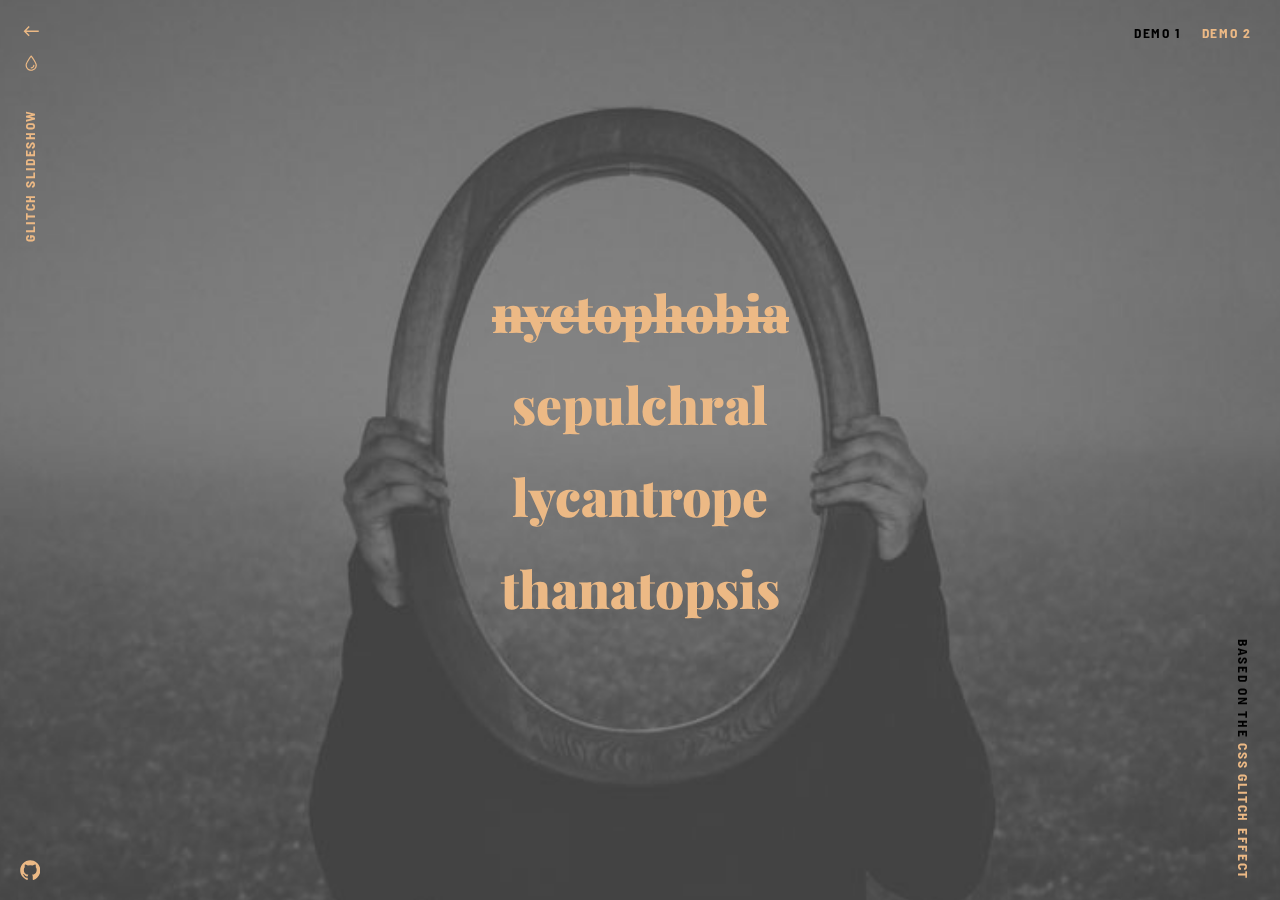
<file: index.html>
<!DOCTYPE html>
<html lang="en" class="no-js">
	<head>
		<meta charset="UTF-8" />
		<meta name="viewport" content="width=device-width, initial-scale=1">
		<title>Glitch Slideshow | Demo 1 | Codrops</title>
		<meta name="description" content="A slideshow with a CSS glitch effect for transitioning between slides" />
		<meta name="keywords" content="slideshow, glitch, effect, css, clip-path, web dev, web design" />
		<meta name="author" content="Codrops" />
		<link rel="shortcut icon" href="favicon.ico">
		<link rel="stylesheet" type="text/css" href="css/base.css" />
		<link rel="stylesheet" type="text/css" href="css/glitch-slideshow.css" />
		<script>document.documentElement.className="js";var supportsCssVars=function(){var e,t=document.createElement("style");return t.innerHTML="root: { --tmp-var: bold; }",document.head.appendChild(t),e=!!(window.CSS&&window.CSS.supports&&window.CSS.supports("font-weight","var(--tmp-var)")),t.parentNode.removeChild(t),e};supportsCssVars()||alert("Please view this demo in a modern browser that supports CSS Variables.");</script>
	</head>
	<body class="demo-1 loading">
		<svg class="hidden">
			<symbol id="icon-arrow" viewBox="0 0 24 24">
				<title>arrow</title>
				<polygon points="6.3,12.8 20.9,12.8 20.9,11.2 6.3,11.2 10.2,7.2 9,6 3.1,12 9,18 10.2,16.8 "/>
			</symbol>
			<symbol id="icon-drop" viewBox="0 0 24 24">
				<title>drop</title>
				<path d="M12,21c-3.6,0-6.6-3-6.6-6.6C5.4,11,10.8,4,11.4,3.2C11.6,3.1,11.8,3,12,3s0.4,0.1,0.6,0.3c0.6,0.8,6.1,7.8,6.1,11.2C18.6,18.1,15.6,21,12,21zM12,4.8c-1.8,2.4-5.2,7.4-5.2,9.6c0,2.9,2.3,5.2,5.2,5.2s5.2-2.3,5.2-5.2C17.2,12.2,13.8,7.3,12,4.8z"/><path d="M12,18.2c-0.4,0-0.7-0.3-0.7-0.7s0.3-0.7,0.7-0.7c1.3,0,2.4-1.1,2.4-2.4c0-0.4,0.3-0.7,0.7-0.7c0.4,0,0.7,0.3,0.7,0.7C15.8,16.5,14.1,18.2,12,18.2z"/>
			</symbol>
			<symbol id="icon-github" viewBox="0 0 33 33">
				<title>github</title>
				<path d="M16.608.455C7.614.455.32 7.748.32 16.745c0 7.197 4.667 13.302 11.14 15.456.815.15 1.112-.353 1.112-.785 0-.386-.014-1.411-.022-2.77-4.531.984-5.487-2.184-5.487-2.184-.741-1.882-1.809-2.383-1.809-2.383-1.479-1.01.112-.99.112-.99 1.635.115 2.495 1.679 2.495 1.679 1.453 2.489 3.813 1.77 4.741 1.353.148-1.052.569-1.77 1.034-2.177-3.617-.411-7.42-1.809-7.42-8.051 0-1.778.635-3.233 1.677-4.371-.168-.412-.727-2.069.16-4.311 0 0 1.367-.438 4.479 1.67a15.602 15.602 0 0 1 4.078-.549 15.62 15.62 0 0 1 4.078.549c3.11-2.108 4.475-1.67 4.475-1.67.889 2.242.33 3.899.163 4.311C26.37 12.66 27 14.115 27 15.893c0 6.258-3.809 7.635-7.437 8.038.584.503 1.105 1.497 1.105 3.017 0 2.177-.02 3.934-.02 4.468 0 .436.294.943 1.12.784 6.468-2.159 11.131-8.26 11.131-15.455 0-8.997-7.294-16.29-16.291-16.29"/>
			</symbol>
		</svg>
		<main>
			<div class="content content--fixed">
				<header class="codrops-header">
					<div class="codrops-links">
						<a class="codrops-icon codrops-icon--prev" href="https://tympanus.net/Development/AudioVisualizers/" title="Previous Demo"><svg class="icon icon--arrow"><use xlink:href="#icon-arrow"></use></svg></a>
						<a class="codrops-icon codrops-icon--drop" href="https://tympanus.net/codrops/?p=34273" title="Back to the article"><svg class="icon icon--drop"><use xlink:href="#icon-drop"></use></svg></a>
					</div>
					<h1 class="codrops-header__title">Glitch Slideshow</h1>
				</header>
				<a class="github" href="https://github.com/codrops/GlitchSlideshow/" title="Find this project on GitHub"><svg class="icon icon--github"><use xlink:href="#icon-github"></use></svg></a>
				<nav class="demos">
					<a class="demo demo--current" href="index.html">Demo 1</a>
					<a class="demo" href="index2.html">Demo 2</a>
				</nav>
				<p class="info">Based on the <a href="https://tympanus.net/codrops/2017/12/21/css-glitch-effect/">CSS Glitch Effect</a></p>
			</div>
			<div class="content">
				<div class="slides slides--fullscreen effect-1">
					<div class="slide slide--current">
						<div class="slide__img glitch" style="background-image: url(img/f2.jpg);"></div>
					</div>
					<div class="slide">
						<div class="slide__img glitch" style="background-image: url(img/f3.jpg);"></div>
					</div>
					<div class="slide">
						<div class="slide__img glitch" style="background-image: url(img/f1.jpg);"></div>
					</div>
					<div class="slide">
						<div class="slide__img glitch" style="background-image: url(img/f4.jpg);"></div>
					</div>
				</div>
				<nav class="slide-nav">
					<a href="#" class="slide-nav__text slide-nav__text--current">Nyctophobia</a>
					<a href="#" class="slide-nav__text">Sepulchral</a>
					<a href="#" class="slide-nav__text">Lycantrope</a>
					<a href="#" class="slide-nav__text">Thanatopsis</a>
				</nav>
			</div>
		</main>
		<script src="js/imagesloaded.pkgd.min.js"></script>
		<script src="js/demo.js"></script>
		<script src="js/demo1.js"></script>
	</body>
</html>
</file>
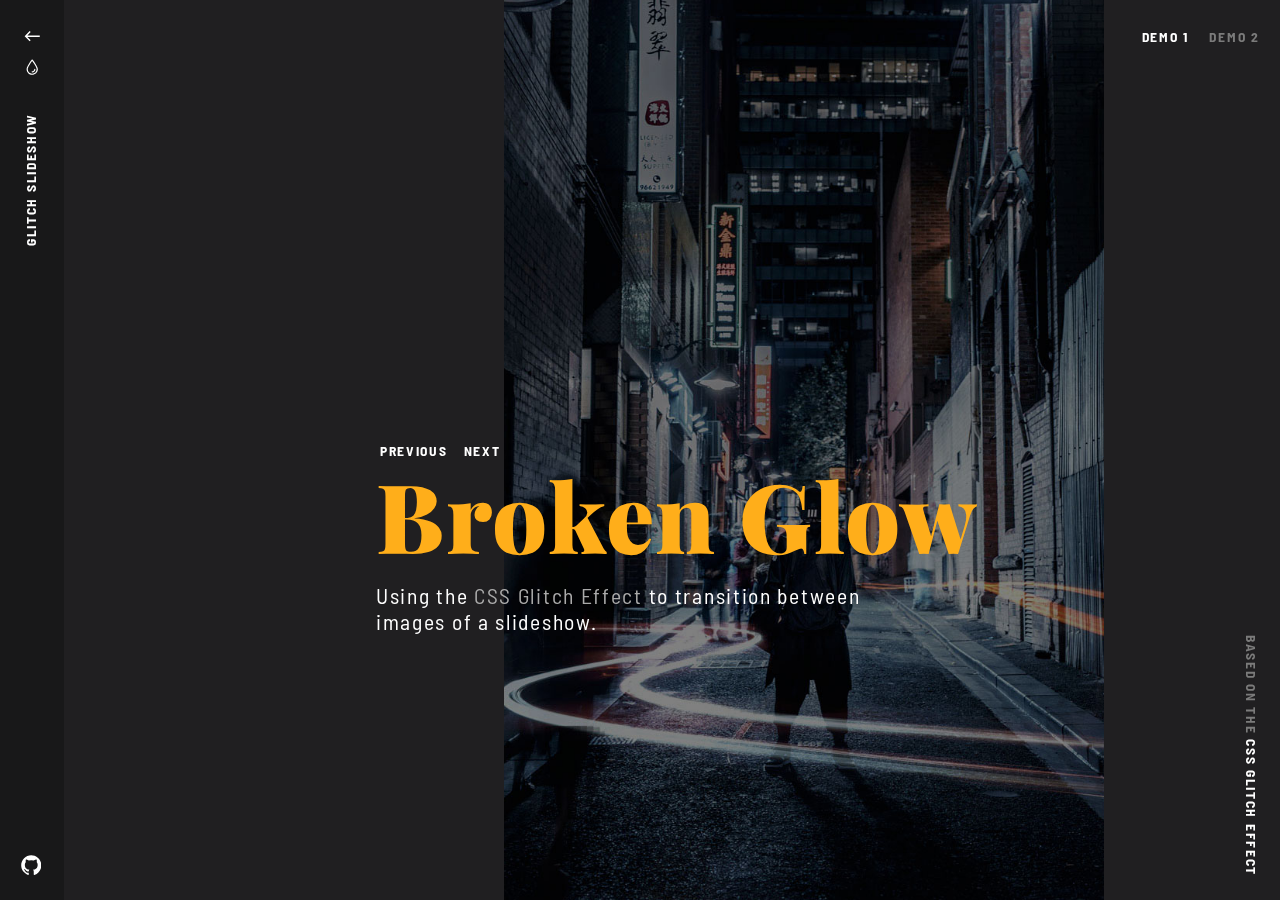
<file: index2.html>
<!DOCTYPE html>
<html lang="en" class="no-js">
	<head>
		<meta charset="UTF-8" />
		<meta name="viewport" content="width=device-width, initial-scale=1">
		<title>Glitch Slideshow | Demo 2 | Codrops</title>
		<meta name="description" content="A slideshow with a CSS glitch effect for transitioning between slides" />
		<meta name="keywords" content="slideshow, glitch, effect, css, clip-path, web dev, web design" />
		<meta name="author" content="Codrops" />
		<link rel="shortcut icon" href="favicon.ico">
		<link rel="stylesheet" type="text/css" href="css/base.css" />
		<link rel="stylesheet" type="text/css" href="css/glitch-slideshow.css" />
		<script>document.documentElement.className="js";var supportsCssVars=function(){var e,t=document.createElement("style");return t.innerHTML="root: { --tmp-var: bold; }",document.head.appendChild(t),e=!!(window.CSS&&window.CSS.supports&&window.CSS.supports("font-weight","var(--tmp-var)")),t.parentNode.removeChild(t),e};supportsCssVars()||alert("Please view this demo in a modern browser that supports CSS Variables.");</script>
	</head>
	<body class="demo-2 loading">
		<svg class="hidden">
			<symbol id="icon-arrow" viewBox="0 0 24 24">
				<title>arrow</title>
				<polygon points="6.3,12.8 20.9,12.8 20.9,11.2 6.3,11.2 10.2,7.2 9,6 3.1,12 9,18 10.2,16.8 "/>
			</symbol>
			<symbol id="icon-drop" viewBox="0 0 24 24">
				<title>drop</title>
				<path d="M12,21c-3.6,0-6.6-3-6.6-6.6C5.4,11,10.8,4,11.4,3.2C11.6,3.1,11.8,3,12,3s0.4,0.1,0.6,0.3c0.6,0.8,6.1,7.8,6.1,11.2C18.6,18.1,15.6,21,12,21zM12,4.8c-1.8,2.4-5.2,7.4-5.2,9.6c0,2.9,2.3,5.2,5.2,5.2s5.2-2.3,5.2-5.2C17.2,12.2,13.8,7.3,12,4.8z"/><path d="M12,18.2c-0.4,0-0.7-0.3-0.7-0.7s0.3-0.7,0.7-0.7c1.3,0,2.4-1.1,2.4-2.4c0-0.4,0.3-0.7,0.7-0.7c0.4,0,0.7,0.3,0.7,0.7C15.8,16.5,14.1,18.2,12,18.2z"/>
			</symbol>
			<symbol id="icon-github" viewBox="0 0 33 33">
				<title>github</title>
				<path d="M16.608.455C7.614.455.32 7.748.32 16.745c0 7.197 4.667 13.302 11.14 15.456.815.15 1.112-.353 1.112-.785 0-.386-.014-1.411-.022-2.77-4.531.984-5.487-2.184-5.487-2.184-.741-1.882-1.809-2.383-1.809-2.383-1.479-1.01.112-.99.112-.99 1.635.115 2.495 1.679 2.495 1.679 1.453 2.489 3.813 1.77 4.741 1.353.148-1.052.569-1.77 1.034-2.177-3.617-.411-7.42-1.809-7.42-8.051 0-1.778.635-3.233 1.677-4.371-.168-.412-.727-2.069.16-4.311 0 0 1.367-.438 4.479 1.67a15.602 15.602 0 0 1 4.078-.549 15.62 15.62 0 0 1 4.078.549c3.11-2.108 4.475-1.67 4.475-1.67.889 2.242.33 3.899.163 4.311C26.37 12.66 27 14.115 27 15.893c0 6.258-3.809 7.635-7.437 8.038.584.503 1.105 1.497 1.105 3.017 0 2.177-.02 3.934-.02 4.468 0 .436.294.943 1.12.784 6.468-2.159 11.131-8.26 11.131-15.455 0-8.997-7.294-16.29-16.291-16.29"/>
			</symbol>
		</svg>
		<main>
			<div class="content content--fixed">
				<header class="codrops-header">
					<div class="codrops-links">
						<a class="codrops-icon codrops-icon--prev" href="https://tympanus.net/Development/AudioVisualizers/" title="Previous Demo"><svg class="icon icon--arrow"><use xlink:href="#icon-arrow"></use></svg></a>
						<a class="codrops-icon codrops-icon--drop" href="https://tympanus.net/codrops/?p=34273" title="Back to the article"><svg class="icon icon--drop"><use xlink:href="#icon-drop"></use></svg></a>
					</div>
					<h1 class="codrops-header__title">Glitch Slideshow</h1>
				</header>
				<a class="github" href="https://github.com/codrops/GlitchSlideshow/" title="Find this project on GitHub"><svg class="icon icon--github"><use xlink:href="#icon-github"></use></svg></a>
				<nav class="demos">
					<a class="demo" href="index.html">Demo 1</a>
					<a class="demo demo--current" href="index2.html">Demo 2</a>
				</nav>
				<p class="info">Based on the <a href="https://tympanus.net/codrops/2017/12/21/css-glitch-effect/">CSS Glitch Effect</a></p>
			</div>
			<div class="content">
				<div class="slides slides--contained effect-2">
					<div class="slide slide--current">
						<div class="slide__img glitch" style="background-image: url(img/1.jpg);"></div>
						<div class="slide__text">
							<h2 class="slide__title">Broken Glow</h2>
							<p class="slide__description">Using the <a href="https://tympanus.net/codrops/2017/12/21/css-glitch-effect/">CSS Glitch Effect</a> to transition between images of a slideshow.</p>
						</div>
					</div>
					<div class="slide">
						<div class="slide__img glitch" style="background-image: url(img/2.jpg);"></div>
						<div class="slide__text">
							<h2 class="slide__title">Morning Dew</h2>
							<p class="slide__description">You have learn to bury your guilt with anger. I will teach you to confront it and to face the truth.</p>
						</div>
					</div>
					<div class="slide">
						<div class="slide__img glitch" style="background-image: url(img/3.jpg);"></div>
						<div class="slide__text">
							<h2 class="slide__title">Crystal Way</h2>
							<p class="slide__description">I just the took to calling it the Bat. And yes Mr. Wayne, it does come in black.</p>
						</div>
					</div>
					<div class="slide">
						<div class="slide__img glitch" style="background-image: url(img/4.jpg);"></div>
						<div class="slide__text">
							<h2 class="slide__title">Fine Quest</h2>
							<p class="slide__description">You have nothing, nothing to threaten me with. Nothing to do with all your strength.</p>
						</div>
					</div>
					<div class="slide">
						<div class="slide__img glitch" style="background-image: url(img/5.jpg);"></div>
						<div class="slide__text">
							<h2 class="slide__title">Dome Being</h2>
							<p class="slide__description">I'll be standing where l belong. Between you and the people of Gotham.</p>
						</div>
					</div>
				</div>
				<nav class="slide-nav">
					<button class="slide-nav__button"><span>Previous</span></button>
					<button class="slide-nav__button"><span>Next</span></button>
				</nav>
			</div>
		</main>
		<script src="js/imagesloaded.pkgd.min.js"></script>
		<script src="js/demo.js"></script>
		<script src="js/demo2.js"></script>
	</body>
</html>
</file>
<file: css/base.css>
@import url('https://fonts.googleapis.com/css?family=Barlow+Semi+Condensed:400,700|Playfair+Display:900');
article,aside,details,figcaption,figure,footer,header,hgroup,main,nav,section,summary{display:block;}audio,canvas,video{display:inline-block;}audio:not([controls]){display:none;height:0;}[hidden]{display:none;}html{font-family:sans-serif;-ms-text-size-adjust:100%;-webkit-text-size-adjust:100%;}body{margin:0;}a:focus{outline:thin dotted;}a:active,a:hover{outline:0;}h1{font-size:2em;margin:0.67em 0;}abbr[title]{border-bottom:1px dotted;}b,strong{font-weight:bold;}dfn{font-style:italic;}hr{-moz-box-sizing:content-box;box-sizing:content-box;height:0;}mark{background:#ff0;color:#000;}code,kbd,pre,samp{font-family:monospace,serif;font-size:1em;}pre{white-space:pre-wrap;}q{quotes:"\201C" "\201D" "\2018" "\2019";}small{font-size:80%;}sub,sup{font-size:75%;line-height:0;position:relative;vertical-align:baseline;}sup{top:-0.5em;}sub{bottom:-0.25em;}img{border:0;}svg:not(:root){overflow:hidden;}figure{margin:0;}fieldset{border:1px solid #c0c0c0;margin:0 2px;padding:0.35em 0.625em 0.75em;}legend{border:0;padding:0;}button,input,select,textarea{font-family:inherit;font-size:100%;margin:0;}button,input{line-height:normal;}button,select{text-transform:none;}button,html input[type="button"],input[type="reset"],input[type="submit"]{-webkit-appearance:button;cursor:pointer;}button[disabled],html input[disabled]{cursor:default;}input[type="checkbox"],input[type="radio"]{box-sizing:border-box;padding:0;}input[type="search"]{-webkit-appearance:textfield;-moz-box-sizing:content-box;-webkit-box-sizing:content-box;box-sizing:content-box;}input[type="search"]::-webkit-search-cancel-button,input[type="search"]::-webkit-search-decoration{-webkit-appearance:none;}button::-moz-focus-inner,input::-moz-focus-inner{border:0;padding:0;}textarea{overflow:auto;vertical-align:top;}table{border-collapse:collapse;border-spacing:0;}
*,
*::after,
*::before {
	box-sizing: border-box;
}

html {
	background: #201f21;
}

body {
	font-family: 'Barlow Semi Condensed', Helvetica, Arial, sans-serif;
	text-transform: uppercase;
	font-size: 0.85em;
	letter-spacing: 0.125em;
	font-weight: 700;
	min-height: 100vh;
	color: #57585c;
	color: var(--color-text);
	background-color: #fff;
	background-color: var(--color-bg);
	-webkit-font-smoothing: antialiased;
	-moz-osx-font-smoothing: grayscale;
}

/* Color schemes */
.demo-1 {
	--color-text: #ecb985;
	--color-bg: #201f21;
	--color-link: #ecb985;
	--color-link-hover: #000;
	--color-info: #000;
}

.demo-2 {
	--color-text: #fff;
	--color-bg: #201f21;
	--color-link: #fff;
	--color-link-hover: #7b7b7b;
	--color-info: #7b7b7b;
	border-left: 4rem solid #181819;
}

/* Fade effect */
.js body {
	opacity: 0;
	transition: opacity 0.3s;
}

.js body.render {
	opacity: 1;
}

/* Page Loader */
.js .loading::before {
	content: '';
	position: fixed;
	z-index: 100000;
	top: 0;
	left: 0;
	width: 100%;
	height: 100%;
	background: var(--color-bg);
}

.js .loading::after {
	content: '';
	position: fixed;
	z-index: 100000;
	top: 50%;
	left: 50%;
	width: 60px;
	height: 60px;
	margin: -30px 0 0 -30px;
	pointer-events: none;
	border-radius: 50%;
	opacity: 0.4;
	background: var(--color-link);
	animation: loaderAnim 0.7s linear infinite alternate forwards;
}

@keyframes loaderAnim {
	to {
		opacity: 1;
		transform: scale3d(0.5,0.5,1);
	}
}

a {
	text-decoration: none;
	color: var(--color-link);
	outline: none;
}

a:hover,
a:focus {
	color: var(--color-link-hover);
	outline: none;
}

.hidden {
	position: absolute;
	overflow: hidden;
	width: 0;
	height: 0;
	pointer-events: none;
}

/* Icons */
.icon {
	display: block;
	width: 1.5em;
	height: 1.5em;
	margin: 0 auto;
	fill: currentColor;
}

main {
	position: relative;
	width: 100%;
}

.content {
	position: relative;
	display: flex;
	justify-content: flex-end;
	align-items: center;
	margin: 0 auto;
	min-height: 100vh;
}

.content--fixed {
	position: fixed;
	z-index: 10000;
	top: 0;
	left: 0;
	display: grid;
	align-content: space-between;
	width: 100%;
	max-width: none;
	min-height: 0;
	height: 100vh;
	padding: 1.5em 1.5em 1.5em 1.25em;
	pointer-events: none;
	grid-template-columns: 50% 50%;
	grid-template-rows: auto auto 4em;
	grid-template-areas: 'header demos'
	'... info'
	'github info';
}

.demo-1 .content--fixed {
	padding: 1rem 1.75rem 1rem 1rem;
}

.content--fixed a {
	pointer-events: auto;
}

/* Header */
.codrops-header {
	position: relative;
	z-index: 100;
	align-self: start;
	grid-area: header;
	justify-self: start;
	-webkit-writing-mode: vertical-lr;
	writing-mode: vertical-lr;
	height: 18rem;
}

.codrops-header__title {
	font-size: 1em;
	font-weight: bold;
	margin: 0;
	padding: 1.75em 0;
	transform: scale(-1);
	align-self: center;
	line-height: 2;
}

.info {
	margin: 0 0 0.25rem 1.25em;
	color: var(--color-info);
	-webkit-writing-mode: vertical-lr;
	writing-mode: vertical-lr;
	grid-area: info;
	align-self: end;
	justify-self: end;
}

.github {
	display: block;
	align-self: end;
	grid-area: github;
	justify-self: start;
	margin: 0.25rem;
}

.demos {
	position: relative;
	display: block;
	justify-self: end;
	align-self: start;
	text-align: center;
	grid-area: demos;
	pointer-events: auto;
	padding: 0.5rem 0 0 0;
}

.demo:not(:last-child) {
	margin: 0 1rem 0 0;
}

.demo span {
	white-space: nowrap;
}

a.demo--current {
	pointer-events: none;
	color: var(--color-link-hover);
}

/* Top Navigation Style */
.codrops-links {
	position: relative;
	display: flex;
	justify-content: center;
	text-align: center;
	white-space: nowrap;
	float: left;
	width: 2rem;
}

.codrops-icon {
	display: inline-block;
	margin: 0.15em;
	padding: 0.25em;
}

@media screen and (max-width: 65em) {
	body {
		border: 0 !important;
	}
	.content {
		flex-direction: column;
		height: auto;
		min-height: 0;
		padding-bottom: 10em;
	}
	.content--fixed {
		position: relative;
		z-index: 1000;
		display: block;
		padding: 0.85em;
	}
	.codrops-header {
		flex-direction: column;
		align-items: center;
		-webkit-writing-mode: initial;
		writing-mode: initial;
		height: auto;
	}
	.codrops-header__title {
		font-weight: bold;
		padding-bottom: 0.25em;
		text-align: center;
		transform: none;
	}
	.info {
		margin: 1rem 0;
		-webkit-writing-mode: initial;
		writing-mode: initial;
		text-align: center;
	}
	.github {
		display: none;
	}
	.codrops-links {
		margin: 0;
		float: none;
		width: auto;
	}
	.demo-1 {
		--color-link-hover: #fff;
		--color-info: #fff;
	}
}
</file>
<file: css/glitch-slideshow.css>
.slides {
	position: relative;
}

.slides--contained {
	margin: 6rem 11rem 0 0;
}

.js .slides--contained {
	margin: 0 11rem 0 0;
	width: calc(100vw - 11rem - 4rem);
	display: flex;
	justify-content: flex-end;
}

.js .slide {
	position: absolute;
	opacity: 0;
	top: 0;
	left: 0;
	pointer-events: none;
}

.js .slide--current {
	position: relative;
	opacity: 1;
	pointer-events: auto;
}

.slide__img {
	width: 100vw;
	height: 100vh;
}

.slides--contained .slide__img {
	width: 600px;
	max-width: 100%;
}

.slide__text {
	position: absolute;
	top: 50%;
	left: 20vw;
}

.slides--contained .slide__text {
	left: -10vw;
}

.slide:first-child .slide__text {
	color: #ffae1a;
}

.slide:nth-child(2) .slide__text {
	color: #58e8b3;
}

.slide:nth-child(3) .slide__text {
	color: #15c9ff;
}

.slide:nth-child(4) .slide__text {
	color: #ffc107;
}

.slide:nth-child(5) .slide__text {
	color: #fff;
}

.slide--current .slide__title {
	animation: glitch-anim-title 0.25s linear alternate 1 backwards;
}

.slide__title {
	font-weight: 400;
	font-size: 6rem;
	margin: 0 0 0.25rem;
	font-family: 'Playfair Display', sans-serif;
	font-weight: 900;
	text-transform: none;
	cursor: default;
}

.slide__description {
	font-size: 1.35rem;
	font-weight: 400;
	text-transform: none;
	margin: 0;
	max-width: 70%;
	cursor: default;
	color: #fff;
}

.slide__description a {
	color: #aaa;
	pointer-events: auto;
}

.slide__description a:hover {
	color: #fff;
}

.slide-nav {
	display: flex;
	flex-direction: column;
	position: absolute;
	top: 0;
	left: 20vw;
	width: 60vw;
	height: 100vh;
	justify-content: center;
	align-items: center;
}

.slides--contained + .slide-nav {
	flex-direction: row;
	justify-content: flex-start;
	height: auto;
	margin: 0 0 0 0.25rem;
	top: calc(50% - 0.5rem);
	left: calc(100vw - 600px - 11rem - 4rem - 10vw);
}

.slide-nav__button {
	display: block;
	background: none;
	border: 0;
	margin: 0 1rem 0 0;
	padding: 0;
	text-transform: inherit;
	letter-spacing: inherit;
	font-weight: inherit;
	color: var(--color-link);
}

.slide-nav__button span {
	display: block;
}

.slide-nav__button:focus {
	outline: none;
}

.slide-nav__button:hover span {
	animation: glitch-anim-text 0.5s linear alternate 1 backwards;
}

.slide-nav__text {
	font-size: 4vw;
	margin: 0.75rem 0;
	font-family: 'Playfair Display', sans-serif;
	font-weight: 900;
	text-transform: lowercase;
	letter-spacing: 0;
	color: inherit;
}

.slide-nav__text:hover {
	color: var(--color-link-hover);
}

.slide-nav__text--current:hover,
.slide-nav__text:focus {
	color: var(--color-link);
}

.slide-nav__text--current {
	background-image: linear-gradient(transparent 58%, var(--color-link) 58%, var(--color-link) 64%,transparent 64%);
}

@media screen and (max-width: 65em) {
	.slides--contained {
		margin: 0 !important;
		width: 80vw !important;
		padding: 0 0 2rem 0;
		justify-content: center !important;
	} 
	.slide__text {
		position: relative;
		top: auto;
		left: auto;
		margin: 1rem 0 0 0;
		text-align: center;
	}
	.slides--contained .slide__text {
		left: auto;
	}
	.slide {
		width: 100%;
	}
	.slide__title {
		font-size: 2rem;
	}
	.slide__description {
		font-size: 1rem;
	}
	.slides--contained .slide__img {
		height: 80vh;
		width: 100%;
	}
	.slide__description {
		max-width: none;
	}
	.slides--contained + .slide-nav {
		left: auto !important;
		justify-content: center !important;
		position: relative !important;
		top: auto !important;
	}
	.slide-nav__text {
		font-size: 1.5rem;
	}
}

.effect-1 {
	--gap-horizontal: 40px;
	--gap-vertical: 50px;
	--time-anim: 2s;
	--delay-anim: 0s;
	--blend-mode-1: none;
	--blend-mode-2: luminosity;
	--blend-mode-3: none;
	--blend-mode-4: none;
	--blend-mode-5: overlay;
	--blend-color-1: transparent;
	--blend-color-2: #436161;
	--blend-color-3: transparent;
	--blend-color-4: transparent;
	--blend-color-5: #af4949;
}

.effect-2 {
	--gap-horizontal: 10px;
	--gap-vertical: 5px;
	--time-anim: 2s;
	--delay-anim: 0s;
	--blend-mode-1: none;
	--blend-mode-2: none;
	--blend-mode-3: none;
	--blend-mode-4: none;
	--blend-mode-5: overlay;
	--blend-color-1: transparent;
	--blend-color-2: transparent;
	--blend-color-3: transparent;
	--blend-color-4: transparent;
	--blend-color-5: #af4949;
}

/* Glitch styles */
.glitch {
	overflow: hidden;
	position: relative;
}

.glitch,
.glitch__img {
	background-repeat: no-repeat;
	background-position: 50% 50%;
	background-size: cover;
}

.glitch__img {
	position: absolute;
	top: calc(-1 * var(--gap-vertical));
	left: calc(-1 * var(--gap-horizontal));
	width: calc(100% + var(--gap-horizontal) * 2);
	height: calc(100% + var(--gap-vertical) * 2);
	background-color: var(--blend-color-1);
	transform: translate3d(0,0,0);
	background-blend-mode: var(--blend-mode-1);
}

.glitch__img:nth-child(n+2) {
	opacity: 0;
}

.glitch--animate .glitch__img:nth-child(n+2) {
	animation-duration: var(--time-anim);
	animation-delay: var(--delay-anim);
	animation-timing-function: linear;
	animation-iteration-count: infinite;
	animation-fill-mode: forwards;
}

.glitch--animate .glitch__img:nth-child(2) {
	background-color: var(--blend-color-2);
	background-blend-mode: var(--blend-mode-2);
	animation-name: glitch-anim-1;
}

.glitch--animate .glitch__img:nth-child(3) {
	background-color: var(--blend-color-3);
	background-blend-mode: var(--blend-mode-3);
	animation-name: glitch-anim-2;
}

.glitch--animate .glitch__img:nth-child(4) {
	background-color: var(--blend-color-4);
	background-blend-mode: var(--blend-mode-4);
	animation-name: glitch-anim-3;
}

.glitch--animate .glitch__img:nth-child(5) {
	background-color: var(--blend-color-5);
	background-blend-mode: var(--blend-mode-5);
	animation-name: glitch-anim-flash;
}

/* Animations */

@keyframes glitch-anim-1 {
	0%, 100% { 
		opacity: 1;
		transform: translate3d(var(--gap-horizontal),0,0) scale3d(-1,-1,1);
		-webkit-clip-path: polygon(0 2%, 100% 2%, 100% 5%, 0 5%);
		clip-path: polygon(0 2%, 100% 2%, 100% 5%, 0 5%);
	}
	20% {
		-webkit-clip-path: polygon(0 15%, 100% 15%, 100% 15%, 0 15%);
		clip-path: polygon(0 15%, 100% 15%, 100% 15%, 0 15%);
	}
	30% {
		-webkit-clip-path: polygon(0 10%, 100% 10%, 100% 20%, 0 20%);
		clip-path: polygon(0 10%, 100% 10%, 100% 20%, 0 20%);
	}
	40% {
		-webkit-clip-path: polygon(0 1%, 100% 1%, 100% 2%, 0 2%);
		clip-path: polygon(0 1%, 100% 1%, 100% 2%, 0 2%);
	}
	50% {
		-webkit-clip-path: polygon(0 33%, 100% 33%, 100% 33%, 0 33%);
		clip-path: polygon(0 33%, 100% 33%, 100% 33%, 0 33%);
	}
	55% {
		-webkit-clip-path: polygon(0 44%, 100% 44%, 100% 44%, 0 44%);
		clip-path: polygon(0 44%, 100% 44%, 100% 44%, 0 44%);
	}
	60% {
		-webkit-clip-path: polygon(0 50%, 100% 50%, 100% 20%, 0 20%);
		clip-path: polygon(0 50%, 100% 50%, 100% 20%, 0 20%);
	}
	65% {
		-webkit-clip-path: polygon(0 70%, 100% 70%, 100% 70%, 0 70%);
		clip-path: polygon(0 70%, 100% 70%, 100% 70%, 0 70%);
	}
	70% {
		-webkit-clip-path: polygon(0 80%, 100% 80%, 100% 80%, 0 80%);
		clip-path: polygon(0 80%, 100% 80%, 100% 80%, 0 80%);
	}
	80% {
		-webkit-clip-path: polygon(0 50%, 100% 50%, 100% 55%, 0 55%);
		clip-path: polygon(0 50%, 100% 50%, 100% 55%, 0 55%);
	}
	85% {
		-webkit-clip-path: polygon(0 60%, 100% 60%, 100% 65%, 0 65%);
		clip-path: polygon(0 60%, 100% 60%, 100% 65%, 0 65%);
	}
	95% {
		-webkit-clip-path: polygon(0 72%, 100% 72%, 100% 78%, 0 78%);
		clip-path: polygon(0 72%, 100% 72%, 100% 78%, 0 78%);
	}
}

@keyframes glitch-anim-2 {
	0%, 100% { 
		opacity: 1;
		transform: translate3d(calc(-1 * var(--gap-horizontal)),0,0);
		-webkit-clip-path: polygon(0 25%, 100% 25%, 100% 30%, 0 30%);
		clip-path: polygon(0 25%, 100% 25%, 100% 30%, 0 30%);
	}
	10% {
		-webkit-clip-path: polygon(0 3%, 100% 3%, 100% 3%, 0 3%);
		clip-path: polygon(0 3%, 100% 3%, 100% 3%, 0 3%);
	}
	15% {
		-webkit-clip-path: polygon(0 5%, 100% 5%, 100% 20%, 0 20%);
		clip-path: polygon(0 5%, 100% 5%, 100% 20%, 0 20%);
	}
	17% {
		-webkit-clip-path: polygon(0 20%, 100% 20%, 100% 20%, 0 20%);
		clip-path: polygon(0 20%, 100% 20%, 100% 20%, 0 20%);
	}
	19% {
		-webkit-clip-path: polygon(0 40%, 100% 40%, 100% 40%, 0 40%);
		clip-path: polygon(0 40%, 100% 40%, 100% 40%, 0 40%);
	}
	33% {
		-webkit-clip-path: polygon(0 52%, 100% 52%, 100% 59%, 0 59%);
		clip-path: polygon(0 52%, 100% 52%, 100% 59%, 0 59%);
	}
	35% {
		-webkit-clip-path: polygon(0 60%, 100% 60%, 100% 60%, 0 60%);
		clip-path: polygon(0 60%, 100% 60%, 100% 60%, 0 60%);
	}
	40% {
		-webkit-clip-path: polygon(0 75%, 100% 75%, 100% 75%, 0 75%);
		clip-path: polygon(0 75%, 100% 75%, 100% 75%, 0 75%);
	}
	45% {
		-webkit-clip-path: polygon(0 65%, 100% 65%, 100% 40%, 0 40%);
		clip-path: polygon(0 65%, 100% 65%, 100% 40%, 0 40%);
	}
	49% {
		-webkit-clip-path: polygon(0 45%, 100% 45%, 100% 50%, 0 50%);
		clip-path: polygon(0 45%, 100% 45%, 100% 50%, 0 50%);
	}
	50% {
		-webkit-clip-path: polygon(0 14%, 100% 14%, 100% 33%, 0 33%);
		clip-path: polygon(0 14%, 100% 14%, 100% 33%, 0 33%);
	}
	55% {
		-webkit-clip-path: polygon(0 15%, 100% 15%, 100% 35%, 0 35%);
		clip-path: polygon(0 15%, 100% 15%, 100% 35%, 0 35%);
	}
	60% {
		-webkit-clip-path: polygon(0 15%, 100% 15%, 100% 15%, 0 15%);
		clip-path: polygon(0 15%, 100% 15%, 100% 15%, 0 15%);
	}
	70% {
		-webkit-clip-path: polygon(0 65%, 100% 65%, 100% 60%, 0 60%);
		clip-path: polygon(0 65%, 100% 65%, 100% 60%, 0 60%);
	}
	80% {
		-webkit-clip-path: polygon(0 80%, 100% 80%, 100% 85%, 0 85%);
		clip-path: polygon(0 80%, 100% 80%, 100% 85%, 0 85%);
	}
	90% {
		-webkit-clip-path: polygon(0 55%, 100% 55%, 100% 65%, 0 65%);
		clip-path: polygon(0 55%, 100% 55%, 100% 65%, 0 65%);
	}
}

@keyframes glitch-anim-3 {
	0%, 100% { 
		opacity: 1;
		transform: translate3d(0, calc(-1 * var(--gap-vertical)), 0) scale3d(-1,-1,1);
		-webkit-clip-path: polygon(0 1%, 100% 1%, 100% 3%, 0 3%);
		clip-path: polygon(0 1%, 100% 1%, 100% 3%, 0 3%);
	}
	5% {
		-webkit-clip-path: polygon(0 10%, 100% 10%, 100% 9%, 0 9%);
		clip-path: polygon(0 10%, 100% 10%, 100% 9%, 0 9%);
	}
	11% {
		-webkit-clip-path: polygon(0 5%, 100% 5%, 100% 6%, 0 6%);
		clip-path: polygon(0 5%, 100% 5%, 100% 6%, 0 6%);
	}
	20% {
		-webkit-clip-path: polygon(0 20%, 100% 20%, 100% 20%, 0 20%);
		clip-path: polygon(0 20%, 100% 20%, 100% 20%, 0 20%);
	}
	25% {
		-webkit-clip-path: polygon(0 10%, 100% 10%, 100% 10%, 0 10%);
		clip-path: polygon(0 10%, 100% 10%, 100% 10%, 0 10%);
	}
	35% {
		-webkit-clip-path: polygon(0 30%, 100% 30%, 100% 25%, 0 25%);
		clip-path: polygon(0 30%, 100% 30%, 100% 25%, 0 25%);
	}
	42% {
		-webkit-clip-path: polygon(0 15%, 100% 15%, 100% 16%, 0 16%);
		clip-path: polygon(0 15%, 100% 15%, 100% 16%, 0 16%);
	}
	48% {
		-webkit-clip-path: polygon(0 40%, 100% 40%, 100% 39%, 0 39%);
		clip-path: polygon(0 40%, 100% 40%, 100% 39%, 0 39%);
	}
	50% {
		-webkit-clip-path: polygon(0 20%, 100% 20%, 100% 21%, 0 21%);
		clip-path: polygon(0 20%, 100% 20%, 100% 21%, 0 21%);
	}
	56% {
		-webkit-clip-path: polygon(0 60%, 100% 60%, 100% 55%, 0 55%);
		clip-path: polygon(0 60%, 100% 60%, 100% 55%, 0 55%);
	}
	61% {
		-webkit-clip-path: polygon(0 30%, 100% 30%, 100% 31%, 0 31%);
		clip-path: polygon(0 30%, 100% 30%, 100% 31%, 0 31%);
	}
	68% {
		-webkit-clip-path: polygon(0 70%, 100% 70%, 100% 69%, 0 69%);
		clip-path: polygon(0 70%, 100% 70%, 100% 69%, 0 69%);
	}
	72% {
		-webkit-clip-path: polygon(0 40%, 100% 40%, 100% 41%, 0 41%);
		clip-path: polygon(0 40%, 100% 40%, 100% 41%, 0 41%);
	}
	77% {
		-webkit-clip-path: polygon(0 80%, 100% 80%, 100% 75%, 0 75%);
		clip-path: polygon(0 80%, 100% 80%, 100% 75%, 0 75%);
	}
	81% {
		-webkit-clip-path: polygon(0 50%, 100% 50%, 100% 51%, 0 51%);
		clip-path: polygon(0 50%, 100% 50%, 100% 51%, 0 51%);
	}
	86% {
		-webkit-clip-path: polygon(0 90%, 100% 90%, 100% 90%, 0 90%);
		clip-path: polygon(0 90%, 100% 90%, 100% 90%, 0 90%);
	}
	90% {
		-webkit-clip-path: polygon(0 60%, 100% 60%, 100% 60%, 0 60%);
		clip-path: polygon(0 60%, 100% 60%, 100% 60%, 0 60%);
	}
	92% {
		-webkit-clip-path: polygon(0 100%, 100% 100%, 100% 99%, 0 99%);
		clip-path: polygon(0 100%, 100% 100%, 100% 99%, 0 99%);
	}
	94% {
		-webkit-clip-path: polygon(0 70%, 100% 70%, 100% 71%, 0 71%);
		clip-path: polygon(0 70%, 100% 70%, 100% 71%, 0 71%);
	}
}

@keyframes glitch-anim-text {
	0%, 100% { 
		transform: translate3d(2px, -2px, 0) scale3d(-1,-1,1);
		-webkit-clip-path: polygon(0 20%, 100% 20%, 100% 21%, 0 21%);
		clip-path: polygon(0 20%, 100% 20%, 100% 21%, 0 21%);
	}
	20% {
		-webkit-clip-path: polygon(0 33%, 100% 33%, 100% 33%, 0 33%);
		clip-path: polygon(0 33%, 100% 33%, 100% 33%, 0 33%);
	}
	41% {
		-webkit-clip-path: polygon(0 44%, 100% 44%, 100% 44%, 0 44%);
		clip-path: polygon(0 44%, 100% 44%, 100% 44%, 0 44%);
	}
	52% {
		-webkit-clip-path: polygon(0 50%, 100% 50%, 100% 20%, 0 20%);
		clip-path: polygon(0 50%, 100% 50%, 100% 20%, 0 20%);
	}
	61% {
		-webkit-clip-path: polygon(0 70%, 100% 70%, 100% 70%, 0 70%);
		clip-path: polygon(0 70%, 100% 70%, 100% 70%, 0 70%);
	}
	75% {
		-webkit-clip-path: polygon(0 80%, 100% 80%, 100% 80%, 0 80%);
		clip-path: polygon(0 80%, 100% 80%, 100% 80%, 0 80%);
	}
	80% {
		-webkit-clip-path: polygon(0 50%, 100% 50%, 100% 55%, 0 55%);
		clip-path: polygon(0 50%, 100% 50%, 100% 55%, 0 55%);
	}
	96% {
		-webkit-clip-path: polygon(0 70%, 100% 70%, 100% 80%, 0 80%);
		clip-path: polygon(0 70%, 100% 70%, 100% 80%, 0 80%);
	}
}

@keyframes glitch-anim-title {
	0%, 100% { 
		transform: translate3d(2px, -2px, 0);
		-webkit-clip-path: polygon(0 20%, 100% 20%, 100% 21%, 0 21%);
		clip-path: polygon(0 20%, 100% 20%, 100% 21%, 0 21%);
	}
	20% {
		-webkit-clip-path: polygon(0 33%, 100% 33%, 100% 33%, 0 33%);
		clip-path: polygon(0 33%, 100% 33%, 100% 33%, 0 33%);
	}
	41% {
		-webkit-clip-path: polygon(0 44%, 100% 44%, 100% 44%, 0 44%);
		clip-path: polygon(0 44%, 100% 44%, 100% 44%, 0 44%);
	}
	52% {
		-webkit-clip-path: polygon(0 50%, 100% 50%, 100% 20%, 0 20%);
		clip-path: polygon(0 50%, 100% 50%, 100% 20%, 0 20%);
	}
	61% {
		-webkit-clip-path: polygon(0 70%, 100% 70%, 100% 70%, 0 70%);
		clip-path: polygon(0 70%, 100% 70%, 100% 70%, 0 70%);
	}
	75% {
		-webkit-clip-path: polygon(0 80%, 100% 80%, 100% 80%, 0 80%);
		clip-path: polygon(0 80%, 100% 80%, 100% 80%, 0 80%);
	}
	80% {
		-webkit-clip-path: polygon(0 50%, 100% 50%, 100% 55%, 0 55%);
		clip-path: polygon(0 50%, 100% 50%, 100% 55%, 0 55%);
	}
	96% {
		-webkit-clip-path: polygon(0 70%, 100% 70%, 100% 80%, 0 80%);
		clip-path: polygon(0 70%, 100% 70%, 100% 80%, 0 80%);
	}
}

/* Flash */
@keyframes glitch-anim-flash {
	0%, 5% { 
		opacity: 0.2; 
		transform: translate3d(var(--gap-horizontal), var(--gap-vertical), 0);
	}
	5.5%, 100% {
		opacity: 0;
		transform: translate3d(0, 0, 0);
	}
}
</file>
